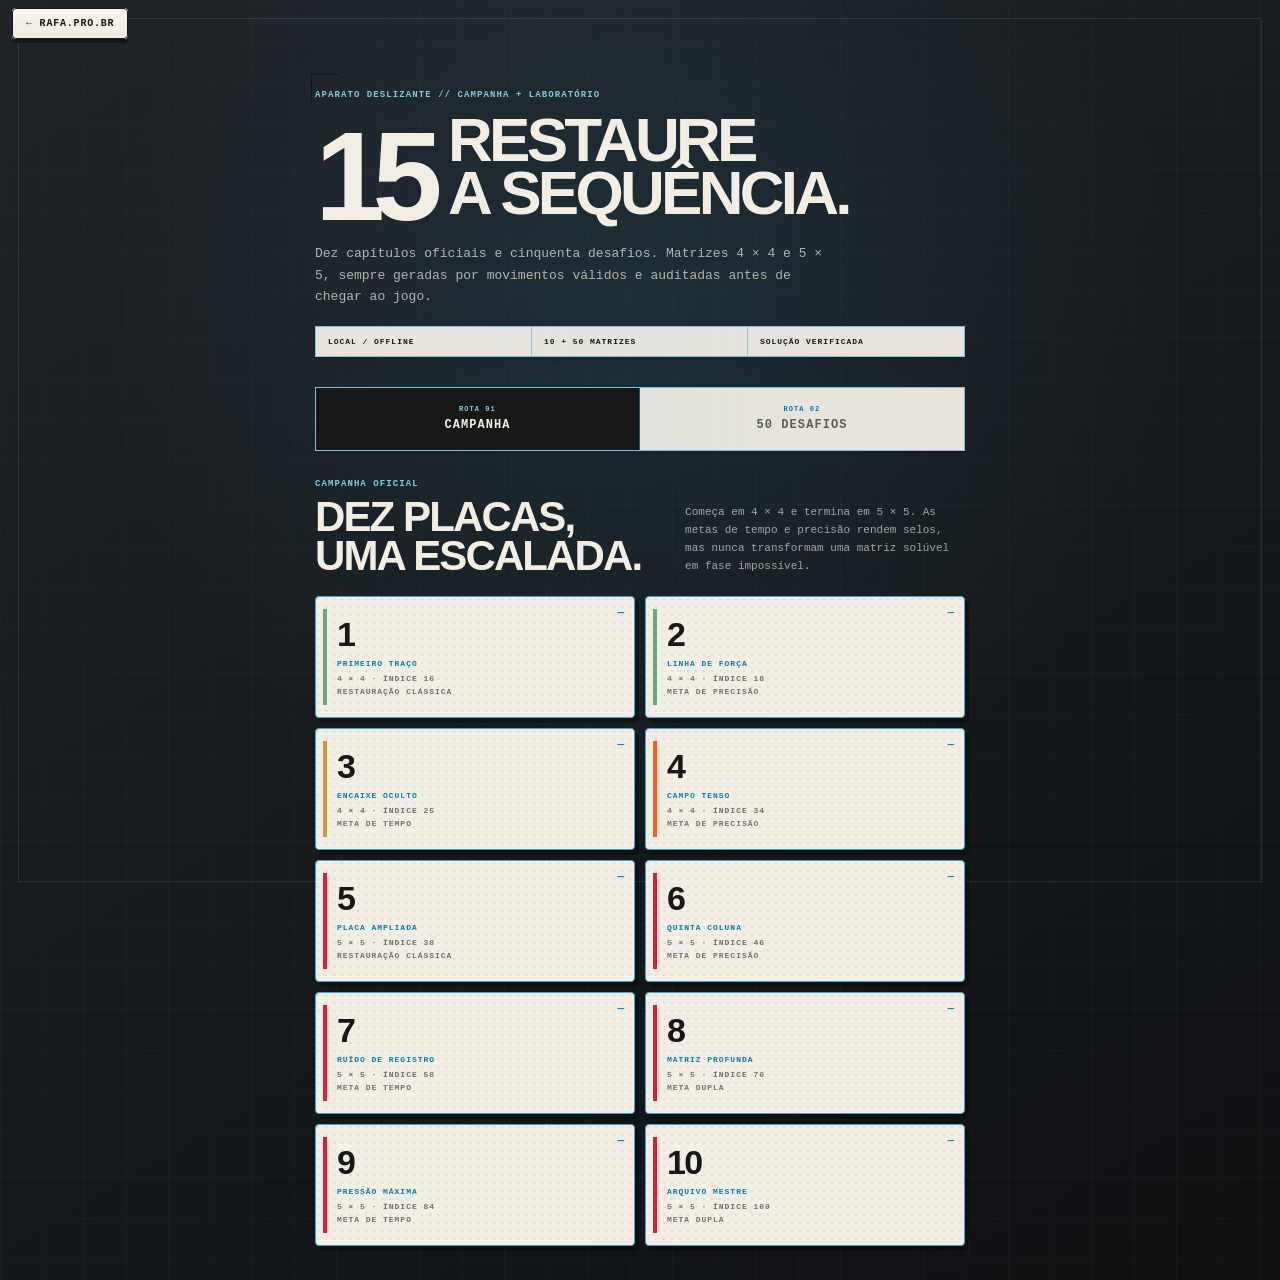
<file: index.html>
<!doctype html>
<html lang="pt-BR">
<head>
  <meta charset="utf-8">
  <meta name="viewport" content="width=device-width, initial-scale=1, viewport-fit=cover">
  <meta name="theme-color" content="#171a1d">
  <meta name="description" content="Dirlizanu: aparato editorial de quebra-cabeça com campanha e 50 desafios auditados.">
  <meta name="apple-mobile-web-app-capable" content="yes">
  <meta name="apple-mobile-web-app-status-bar-style" content="black-translucent">
  <meta name="apple-mobile-web-app-title" content="dirlizanu">
  <link rel="manifest" href="manifest.json">
  <link rel="apple-touch-icon" sizes="180x180" href="icon-terra.png">
  <link rel="stylesheet" href="design-system/rafamass-blueprint.css">
  <link rel="stylesheet" href="styles.css">
  <link rel="stylesheet" href="refinement.css">
  <link rel="stylesheet" href="responsive-center.css">
  <link rel="stylesheet" href="experience.css">
  <title>dirlizanu — Aparato deslizante</title>
  <script data-goatcounter="https://dirlizanu.goatcounter.com/count" async src="//gc.zgo.at/count.js"></script>
</head>
<body data-rm-blueprint>
  <a class="site-return rm-command" href="https://rafa.pro.br/" aria-label="Voltar para rafa.pro.br">← rafa.pro.br</a>

  <section id="screen-select" class="screen active" aria-hidden="false">
    <main class="select-shell">
      <header class="select-header">
        <span class="product-kicker">Aparato deslizante // campanha + laboratório</span>
        <div class="select-title-lockup">
          <span class="select-index" aria-hidden="true">15</span>
          <h1>Restaure<br>a sequência.</h1>
        </div>
        <p>Dez capítulos oficiais e cinquenta desafios. Matrizes 4 × 4 e 5 × 5, sempre geradas por movimentos válidos e auditadas antes de chegar ao jogo.</p>
        <div class="select-meta rm-meta-strip" aria-hidden="true">
          <span>LOCAL / OFFLINE</span>
          <span>10 + 50 MATRIZES</span>
          <span>SOLUÇÃO VERIFICADA</span>
        </div>
      </header>

      <nav class="mode-switch rm-meta-strip" aria-label="Modo de jogo">
        <button class="mode-button active" id="modeCampaign" type="button" aria-pressed="true">
          <small>ROTA 01</small>
          Campanha
        </button>
        <button class="mode-button" id="modeChallenges" type="button" aria-pressed="false">
          <small>ROTA 02</small>
          50 desafios
        </button>
      </nav>

      <section id="campaignPanel" class="mode-panel" aria-labelledby="modeCampaign">
        <div class="panel-heading">
          <div>
            <span class="product-kicker">Campanha oficial</span>
            <h2>Dez placas, uma escalada.</h2>
          </div>
          <p>Começa em 4 × 4 e termina em 5 × 5. As metas de tempo e precisão rendem selos, mas nunca transformam uma matriz solúvel em fase impossível.</p>
        </div>
        <div id="campaignGrid" class="campaign-grid" aria-label="Capítulos da campanha"></div>
      </section>

      <section id="challengesPanel" class="mode-panel" aria-labelledby="modeChallenges" hidden>
        <div class="panel-heading">
          <div>
            <span class="product-kicker">Laboratório de desafios</span>
            <h2>Cinquenta variações auditadas.</h2>
          </div>
          <p>Cinco séries de dez. Clássico, precisão, tempo e meta dupla alternam sem alterar a regra central do quebra-cabeça.</p>
        </div>
        <nav id="challengeSeries" class="series-switch" aria-label="Séries de desafios"></nav>
        <div id="challengeGrid" class="challenge-grid" aria-label="Desafios da série selecionada"></div>
      </section>
    </main>
  </section>

  <section id="screen-game" class="screen" aria-hidden="true">
    <main class="game-shell">
      <header class="game-topbar rm-meta-strip">
        <button class="button button-quiet rm-command" id="btnBack" type="button">← Seleção</button>

        <div class="game-identification">
          <strong id="gameLevel">Capítulo 1 de 10</strong>
          <span id="gameDifficulty" class="game-difficulty easy">4 × 4 · iniciação</span>
          <small id="gameMatrix">Matriz oficial</small>
        </div>

        <div class="game-stats" aria-label="Estatísticas">
          <div class="stat">
            <span id="statMoves">0</span>
            <small>Movimentos</small>
          </div>
          <div class="stat">
            <span id="statTime">0:00</span>
            <small>Tempo</small>
          </div>
        </div>
      </header>

      <section class="machine rm-surface" id="machine" aria-label="Aparato de jogo">
        <header class="machine-head">
          <div>
            <span class="machine-kicker" id="gameModeLabel">Campanha // capítulo oficial</span>
            <strong id="gameTitle">Primeiro traço</strong>
          </div>
          <div class="machine-register" aria-hidden="true">
            <span id="gameSeries">SÉRIE C-01</span><br>
            <span id="gameSize">ENCAIXES 16</span><br>
            <span id="gameState">ESTADO ATIVO</span>
          </div>
        </header>

        <div class="objective-strip rm-meta-strip">
          <span id="gameObjective">Objetivo: restaure a sequência.</span>
          <span id="gameProgress">Registro livre</span>
        </div>

        <div class="board-area" id="boardArea">
          <div class="board-shell" id="boardShell">
            <div class="board" id="board" role="grid" aria-label="Quebra-cabeça deslizante"></div>
            <div class="blueprint-intro" id="blueprintIntro" hidden aria-hidden="true"></div>
          </div>
        </div>

        <footer class="machine-foot" aria-hidden="true">
          <span>Arraste uma linha alinhada ao vazio.</span>
          <span>Precisão antes do impacto.</span>
        </footer>
      </section>

      <footer class="game-footer">
        <button class="button rm-command" id="btnRestart" type="button" data-command="CMD 01">Reiniciar</button>
        <button class="button rm-command" id="btnShuffle" type="button" data-command="CMD 02">Variação</button>
        <button class="button sound-toggle rm-command" id="soundToggle" type="button" aria-pressed="true" data-command="AUDIO">Som: ligado</button>
      </footer>

      <p class="game-hint">Clique, arraste a fileira ou use as setas. Metas rendem selos; concluir a matriz continua sendo a missão principal.</p>
      <div id="gameLive" class="sr-only" aria-live="polite"></div>
    </main>
  </section>

  <section id="screen-win" class="screen" aria-hidden="true">
    <div id="confettiLayer" class="confetti-layer" aria-hidden="true"></div>
    <main class="win-shell rm-dossier">
      <span class="product-kicker">Dossiê de conclusão // registro validado</span>
      <div class="win-heading">
        <div class="win-mark rm-key rm-key-signal" id="winMark" aria-hidden="true">15</div>
        <h2 id="winLevel">Sequência restaurada</h2>
      </div>

      <div class="win-stats rm-meta-strip">
        <div>
          <strong id="winMoves">0</strong>
          <span>Movimentos</span>
        </div>
        <div>
          <strong id="winTime">0:00</strong>
          <span>Tempo</span>
        </div>
      </div>

      <div class="win-seal" id="winSeal">
        <span id="winSealCode">SELO DE RESTAURAÇÃO</span>
        <strong id="winSealTitle">Registro concluído</strong>
        <p id="winObjective">A matriz respondeu.</p>
      </div>

      <p id="winRecord" class="win-record"></p>

      <div class="win-actions">
        <button class="button button-primary rm-command" id="btnNext" type="button">Próximo</button>
        <button class="button rm-command" id="btnReplay" type="button">Jogar novamente</button>
        <button class="button rm-command" id="btnMenu" type="button">Voltar à seleção</button>
      </div>

      <aside class="win-breakout" aria-hidden="true">
        <small>SEQUÊNCIA</small>
        <strong>OK</strong>
        <span>Todos os encaixes responderam.</span>
      </aside>
    </main>
  </section>

  <script src="audio-engine.js"></script>
  <script src="levels.js"></script>
  <script src="game.js"></script>
</body>
</html>
</file>
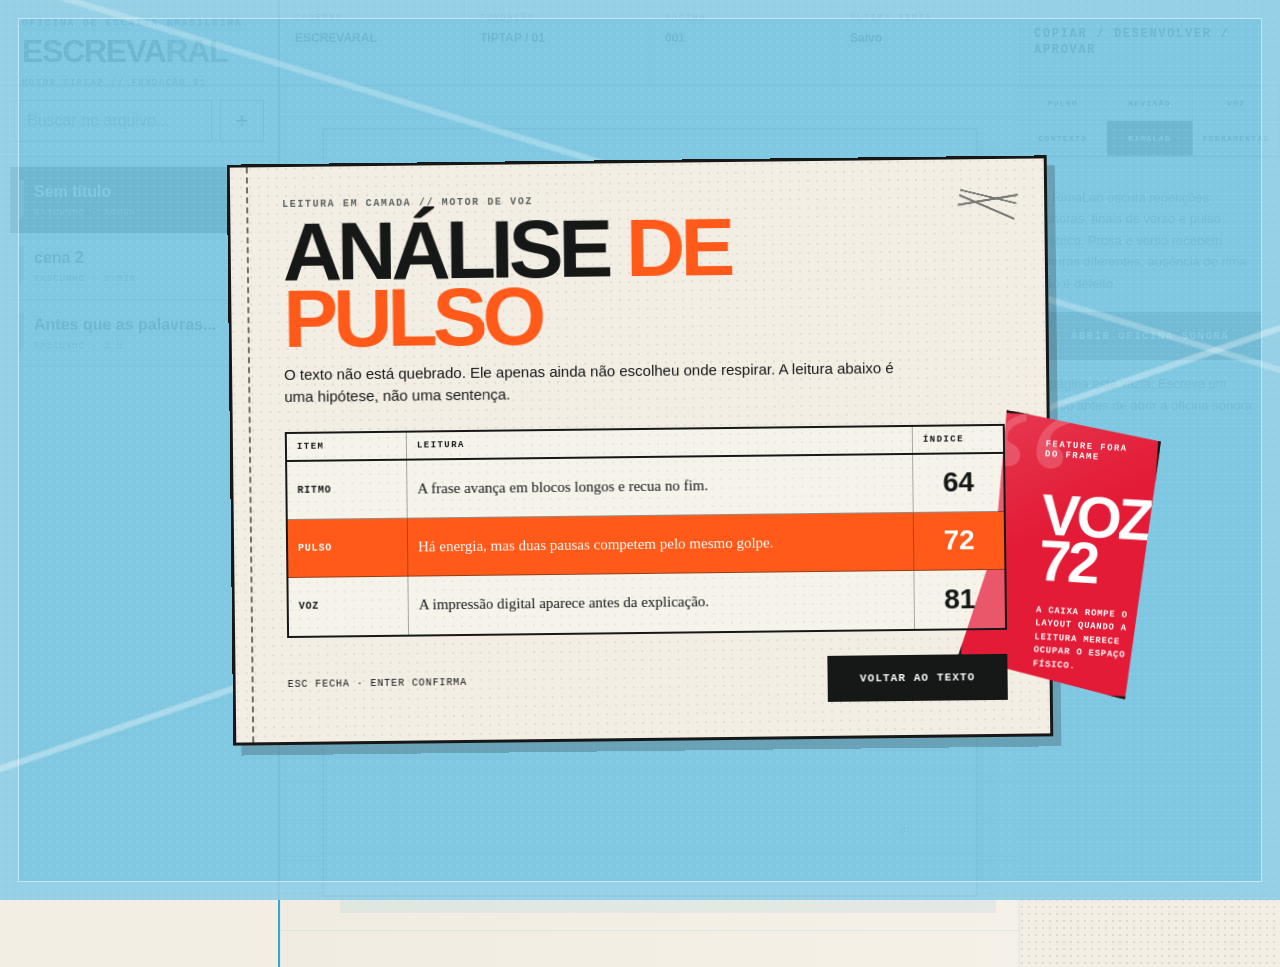
<file: escrevaral_tokon_blueprint_prototype.html>
<!doctype html>
<html lang="pt-BR">
<head>
  <meta charset="utf-8" />
  <meta name="viewport" content="width=device-width, initial-scale=1" />
  <title>Escrevaral — Blue Screen Prototype</title>
  <style>
    :root {
      --ink: #161817;
      --paper: #f3eee4;
      --paper-2: #e9e1d4;
      --cyan: #86c7df;
      --cyan-strong: #36a7d2;
      --cyan-pale: #d8f0f8;
      --orange: #ff5a19;
      --red: #e31b36;
      --line: rgba(22, 24, 23, .18);
      --grid: rgba(34, 132, 172, .16);
      --shadow: 8px 10px 0 rgba(22, 24, 23, .22);
    }

    * { box-sizing: border-box; }
    html, body { min-height: 100%; }

    body {
      margin: 0;
      color: var(--ink);
      background: #171a1d;
      font-family: Arial, Helvetica, sans-serif;
      overflow: hidden;
    }

    button, input, textarea { font: inherit; }
    button { color: inherit; }

    .app {
      position: relative;
      display: grid;
      grid-template-columns: 280px minmax(560px, 1fr) 260px;
      grid-template-rows: 86px minmax(0, 1fr);
      min-height: 100vh;
      background:
        linear-gradient(90deg, transparent 0 279px, var(--cyan-strong) 279px 281px, transparent 281px),
        linear-gradient(90deg, transparent calc(100% - 262px), var(--cyan-strong) calc(100% - 262px) calc(100% - 260px), transparent calc(100% - 260px)),
        var(--paper);
    }

    .brand {
      grid-column: 1;
      grid-row: 1;
      padding: 18px 22px;
      border-right: 2px solid var(--cyan-strong);
      border-bottom: 1px solid var(--cyan-strong);
      background: var(--paper);
    }

    .eyebrow,
    .micro,
    .tag,
    .tool-tab,
    .table-head,
    .modal-kicker {
      font-family: "Courier New", Courier, monospace;
      text-transform: uppercase;
      letter-spacing: .16em;
      font-weight: 700;
    }

    .eyebrow { font-size: 10px; color: #087da9; }
    .brand h1 {
      margin: 8px 0 0;
      font-size: 32px;
      line-height: .9;
      letter-spacing: -.04em;
    }
    .brand h1 span { color: var(--red); }
    .brand .micro { margin-top: 12px; font-size: 9px; opacity: .65; }

    .meta {
      grid-column: 2 / 4;
      grid-row: 1;
      display: grid;
      grid-template-columns: repeat(4, minmax(150px, 1fr)) 260px;
      border-bottom: 1px solid var(--cyan-strong);
      background: var(--paper);
    }

    .meta-cell {
      padding: 13px 15px;
      border-right: 1px solid rgba(54, 167, 210, .55);
    }
    .meta-cell .micro { font-size: 9px; color: #087da9; }
    .meta-cell strong { display: block; margin-top: 8px; font-size: 12px; }

    .meta-action {
      display: flex;
      align-items: center;
      justify-content: center;
      padding: 14px;
      font: 700 12px/1.3 "Courier New", monospace;
      text-transform: uppercase;
      letter-spacing: .14em;
      background:
        radial-gradient(circle at 2px 2px, rgba(22, 24, 23, .11) 1px, transparent 1.3px) 0 0/7px 7px,
        var(--paper);
    }

    .sidebar {
      grid-column: 1;
      grid-row: 2;
      border-right: 2px solid var(--cyan-strong);
      background: var(--paper);
      overflow: hidden;
    }

    .search-row {
      display: grid;
      grid-template-columns: 1fr 44px;
      gap: 8px;
      padding: 14px;
      border-bottom: 1px solid rgba(54, 167, 210, .45);
    }

    .search-row input,
    .search-row button {
      min-width: 0;
      height: 42px;
      border: 1px solid var(--cyan-strong);
      background: rgba(255,255,255,.35);
    }
    .search-row input { padding: 0 12px; }
    .search-row button { font-size: 22px; cursor: pointer; }

    .doc-list { padding: 10px; }
    .doc {
      position: relative;
      display: grid;
      grid-template-columns: 1fr auto;
      gap: 10px;
      padding: 16px 10px 15px 24px;
      border-bottom: 1px solid rgba(54, 167, 210, .5);
    }
    .doc::before {
      content: "";
      position: absolute;
      left: 9px;
      top: 13px;
      bottom: 13px;
      width: 5px;
      background: #65c5ee;
      clip-path: polygon(0 0, 100% 0, 100% 86%, 0 100%);
    }
    .doc.active {
      color: var(--paper);
      background: var(--ink);
      border-bottom: 0;
    }
    .doc.active::before { background: var(--orange); }
    .doc strong { display: block; font-size: 16px; }
    .doc small { display: block; margin-top: 7px; font: 9px "Courier New", monospace; letter-spacing: .11em; opacity: .65; text-transform: uppercase; }
    .doc-num { align-self: center; font: 700 13px "Courier New", monospace; color: #0788bd; }
    .doc.active .doc-num { color: var(--orange); }

    .workspace {
      grid-column: 2;
      grid-row: 2;
      position: relative;
      min-width: 0;
      overflow: auto;
      padding: 42px 42px 70px;
      background:
        repeating-linear-gradient(0deg, transparent 0 36px, rgba(54, 167, 210, .11) 36px 37px),
        linear-gradient(90deg, rgba(240, 236, 225, .94), rgba(245, 241, 232, .92));
    }

    .sheet {
      width: min(760px, 100%);
      min-height: 680px;
      margin: 0 auto;
      border: 2px solid #55b6df;
      background:
        linear-gradient(90deg, transparent 70px, rgba(72, 177, 220, .25) 70px 72px, transparent 72px),
        repeating-linear-gradient(0deg, transparent 0 41px, rgba(72, 177, 220, .23) 41px 42px),
        rgba(249, 246, 238, .9);
      box-shadow: 18px 16px 0 rgba(57, 156, 198, .09);
      padding: 50px 70px 60px 90px;
    }

    .sheet-top {
      text-align: right;
      color: #0b88bd;
      font: 700 10px "Courier New", monospace;
      text-transform: uppercase;
      letter-spacing: .14em;
    }

    .sheet h2 {
      margin: 26px 0 16px;
      font-family: Georgia, "Times New Roman", serif;
      font-size: clamp(36px, 5vw, 58px);
      line-height: .9;
      color: rgba(22,24,23,.19);
      text-transform: uppercase;
    }

    .rule { height: 5px; background: var(--ink); margin-bottom: 14px; }
    .status-row {
      display: flex;
      align-items: center;
      justify-content: space-between;
      gap: 12px;
      padding-bottom: 16px;
      border-bottom: 1px solid rgba(22,24,23,.25);
    }
    .status-left { display: flex; align-items: center; gap: 10px; }
    .flag {
      width: 40px;
      height: 10px;
      background: var(--red);
      clip-path: polygon(0 0, 100% 0, 78% 100%, 10% 100%);
    }
    .tag { font-size: 9px; opacity: .7; }
    .tag.blue { color: #0582b6; opacity: 1; }

    .toolbar {
      display: flex;
      flex-wrap: wrap;
      gap: 5px;
      padding: 10px 0;
      border-bottom: 1px solid rgba(22,24,23,.25);
    }
    .toolbar button {
      min-width: 34px;
      height: 34px;
      padding: 0 10px;
      border: 1px solid var(--ink);
      background: rgba(243, 238, 228, .9);
      font: 700 11px "Courier New", monospace;
      cursor: pointer;
    }

    textarea {
      display: block;
      width: 100%;
      min-height: 410px;
      resize: vertical;
      padding: 22px 0;
      border: 0;
      outline: 0;
      color: var(--ink);
      background: transparent;
      font: 20px/1.9 "Courier New", monospace;
    }
    textarea::placeholder { color: rgba(22,24,23,.24); }

    .tools {
      grid-column: 3;
      grid-row: 2;
      border-left: 0;
      background:
        radial-gradient(circle at 2px 2px, rgba(22, 24, 23, .10) 1px, transparent 1.2px) 0 0/7px 7px,
        var(--paper);
      overflow: hidden;
    }

    .tool-tabs {
      display: grid;
      grid-template-columns: repeat(3, 1fr);
      border-bottom: 1px solid var(--cyan-strong);
    }
    .tool-tab {
      min-height: 35px;
      border: 0;
      border-right: 1px solid rgba(54, 167, 210, .45);
      border-bottom: 1px solid rgba(54, 167, 210, .45);
      background: transparent;
      font-size: 8px;
      cursor: pointer;
    }
    .tool-tab.active { color: var(--paper); background: var(--ink); }

    .tool-copy { padding: 30px 18px; font-size: 13px; line-height: 1.65; color: rgba(22,24,23,.66); }
    .analyze-button {
      width: 100%;
      margin-top: 18px;
      min-height: 48px;
      border: 0;
      color: white;
      background: var(--red);
      font: 700 11px "Courier New", monospace;
      text-transform: uppercase;
      letter-spacing: .12em;
      cursor: pointer;
    }

    .screen-wash {
      position: fixed;
      inset: 0;
      z-index: 20;
      display: grid;
      place-items: center;
      padding: 52px;
      background:
        linear-gradient(161deg, transparent 0 57%, rgba(255,255,255,.32) 57.2% 57.5%, transparent 57.7%),
        linear-gradient(17deg, transparent 0 71%, rgba(255,255,255,.26) 71.2% 71.5%, transparent 71.7%),
        rgba(118, 197, 226, .91);
      backdrop-filter: grayscale(1) contrast(.8) brightness(1.05);
      transition: opacity .18s ease, visibility .18s ease;
    }
    .screen-wash[hidden] { opacity: 0; visibility: hidden; pointer-events: none; display: grid; }

    .screen-wash::before,
    .screen-wash::after {
      content: "";
      position: absolute;
      inset: 0;
      pointer-events: none;
    }
    .screen-wash::before {
      background:
        radial-gradient(circle at 2px 2px, rgba(255,255,255,.28) 1px, transparent 1.2px) 0 0/8px 8px;
      mix-blend-mode: overlay;
      opacity: .36;
    }
    .screen-wash::after {
      border: 18px solid rgba(255,255,255,.17);
      box-shadow: inset 0 0 0 1px rgba(255,255,255,.52);
    }

    .analysis-modal {
      position: relative;
      width: min(820px, 84vw);
      min-height: 430px;
      padding: 32px 42px 34px 52px;
      border: 3px solid var(--ink);
      background:
        radial-gradient(circle at 2px 2px, rgba(22,24,23,.08) 1px, transparent 1.2px) 0 0/9px 9px,
        var(--paper);
      box-shadow: var(--shadow);
      transform: rotate(-.65deg);
      isolation: isolate;
      animation: slam .34s cubic-bezier(.2,.8,.2,1) both;
    }

    .analysis-modal::before {
      content: "";
      position: absolute;
      left: 16px;
      top: 0;
      bottom: 0;
      border-left: 2px dashed rgba(22,24,23,.6);
    }

    .modal-kicker { font-size: 10px; color: #5c625f; }
    .analysis-modal h3 {
      margin: 8px 0 2px;
      font-size: clamp(44px, 8vw, 82px);
      line-height: .82;
      letter-spacing: -.06em;
      text-transform: uppercase;
    }
    .analysis-modal h3 span { color: var(--orange); }
    .modal-sub {
      margin: 12px 0 24px;
      font-size: 15px;
      line-height: 1.45;
      max-width: 620px;
    }

    .analysis-table {
      border: 2px solid var(--ink);
      background: rgba(255,255,255,.26);
    }
    .table-head {
      display: grid;
      grid-template-columns: 120px 1fr 90px;
      border-bottom: 2px solid var(--ink);
      font-size: 9px;
    }
    .table-head div,
    .analysis-row > div { padding: 8px 10px; border-right: 1px solid rgba(22,24,23,.35); }
    .table-head div:last-child,
    .analysis-row > div:last-child { border-right: 0; }

    .analysis-row {
      display: grid;
      grid-template-columns: 120px 1fr 90px;
      align-items: stretch;
      min-height: 58px;
      border-bottom: 1px solid rgba(22,24,23,.45);
    }
    .analysis-row:last-child { border-bottom: 0; }
    .analysis-row .label {
      display: flex;
      align-items: center;
      font: 700 10px "Courier New", monospace;
      text-transform: uppercase;
      letter-spacing: .08em;
    }
    .analysis-row .reading {
      display: flex;
      align-items: center;
      font: 15px/1.3 Georgia, serif;
    }
    .analysis-row .value {
      display: flex;
      align-items: center;
      justify-content: center;
      font: 700 28px "Arial Narrow", Arial, sans-serif;
    }
    .analysis-row.active {
      color: white;
      background: var(--orange);
    }

    .modal-actions {
      display: flex;
      align-items: center;
      justify-content: space-between;
      gap: 12px;
      margin-top: 24px;
    }
    .modal-actions small { font: 10px "Courier New", monospace; text-transform: uppercase; letter-spacing: .09em; }
    .confirm {
      min-width: 180px;
      min-height: 46px;
      border: 2px solid var(--ink);
      background: var(--ink);
      color: white;
      font: 700 11px "Courier New", monospace;
      text-transform: uppercase;
      letter-spacing: .1em;
      cursor: pointer;
    }

    .breakout {
      position: absolute;
      right: -106px;
      bottom: 38px;
      z-index: -1;
      width: 190px;
      min-height: 250px;
      padding: 24px 18px 20px 72px;
      color: white;
      background:
        linear-gradient(150deg, rgba(255,255,255,.14), transparent 42%),
        var(--red);
      border: 3px solid var(--ink);
      clip-path: polygon(18% 0, 100% 8%, 89% 100%, 0 88%, 16% 48%);
      transform: rotate(4deg);
      box-shadow: 7px 9px 0 rgba(22,24,23,.23);
      overflow: hidden;
    }
    .breakout::before {
      content: "“";
      position: absolute;
      left: 10px;
      top: -16px;
      font: 210px/.8 Georgia, serif;
      color: rgba(255,255,255,.18);
    }
    .breakout .micro { position: relative; font-size: 9px; }
    .breakout strong {
      position: relative;
      display: block;
      margin-top: 32px;
      font: 900 58px/.8 "Arial Narrow", Arial, sans-serif;
      letter-spacing: -.06em;
    }
    .breakout p {
      position: relative;
      margin: 20px 0 0;
      font: 700 9px/1.5 "Courier New", monospace;
      text-transform: uppercase;
      letter-spacing: .08em;
    }

    .scribble {
      position: absolute;
      right: 28px;
      top: 26px;
      width: 58px;
      height: 38px;
      opacity: .55;
      background:
        linear-gradient(15deg, transparent 42%, var(--ink) 43% 46%, transparent 47%),
        linear-gradient(-18deg, transparent 55%, var(--ink) 56% 59%, transparent 60%),
        linear-gradient(5deg, transparent 65%, var(--ink) 66% 69%, transparent 70%);
      transform: rotate(9deg);
    }

    @keyframes slam {
      from { opacity: 0; transform: scale(.88) rotate(-2.4deg) translateY(18px); }
      72% { opacity: 1; transform: scale(1.02) rotate(-.35deg) translateY(-3px); }
      to { transform: scale(1) rotate(-.65deg) translateY(0); }
    }

    @media (max-width: 1080px) {
      body { overflow: auto; }
      .app { grid-template-columns: 220px 1fr; grid-template-rows: 86px minmax(700px, auto); }
      .meta { grid-column: 2; grid-template-columns: repeat(4, 1fr); }
      .meta-action { display: none; }
      .tools { display: none; }
      .workspace { grid-column: 2; }
      .breakout { right: -40px; opacity: .9; }
    }

    @media (max-width: 760px) {
      .app { display: block; min-height: 100vh; }
      .brand { border-right: 0; }
      .meta, .sidebar, .tools { display: none; }
      .workspace { min-height: calc(100vh - 86px); padding: 18px 12px 80px; overflow: visible; }
      .sheet { min-height: 700px; padding: 34px 24px 40px 56px; }
      .screen-wash { padding: 22px 12px; overflow: auto; align-items: start; }
      .analysis-modal { width: 100%; min-height: auto; padding: 28px 22px 28px 34px; transform: none; }
      .analysis-modal h3 { font-size: 50px; }
      .table-head, .analysis-row { grid-template-columns: 88px 1fr 58px; }
      .table-head div, .analysis-row > div { padding: 8px 6px; }
      .analysis-row .reading { font-size: 12px; }
      .analysis-row .value { font-size: 22px; }
      .breakout { position: relative; right: auto; bottom: auto; z-index: 0; width: calc(100% + 28px); min-height: 104px; margin: 20px -14px -14px; padding: 18px 24px 18px 84px; clip-path: polygon(4% 0, 100% 8%, 96% 100%, 0 90%); }
      .breakout strong { margin-top: 4px; font-size: 42px; }
      .breakout p { margin-top: 8px; }
      .modal-actions { align-items: stretch; flex-direction: column; }
      .confirm { width: 100%; }
    }

    @media (prefers-reduced-motion: reduce) {
      *, *::before, *::after { animation-duration: .01ms !important; animation-iteration-count: 1 !important; scroll-behavior: auto !important; }
    }
  </style>
</head>
<body>
  <main class="app" aria-label="Protótipo Escrevaral">
    <header class="brand">
      <div class="eyebrow">Oficina de escrita brasileira</div>
      <h1>ESCREVA<span>RAL</span></h1>
      <div class="micro">Motor Tiptap // Fundação 01</div>
    </header>

    <section class="meta" aria-label="Metadados do caderno">
      <div class="meta-cell"><div class="micro">Caderno</div><strong>ESCREVARAL</strong></div>
      <div class="meta-cell"><div class="micro">Fundação</div><strong>TIPTAP / 01</strong></div>
      <div class="meta-cell"><div class="micro">Página</div><strong>001</strong></div>
      <div class="meta-cell"><div class="micro">Última tinta</div><strong>Salvo</strong></div>
      <div class="meta-action">Copiar / desenvolver / aprovar</div>
    </section>

    <aside class="sidebar" aria-label="Arquivo">
      <div class="search-row"><input aria-label="Buscar no arquivo" placeholder="Buscar no arquivo..." /><button aria-label="Criar página">+</button></div>
      <div class="doc-list">
        <article class="doc active"><div><strong>Sem título</strong><small>Rascunho · agora</small></div><div class="doc-num">01</div></article>
        <article class="doc"><div><strong>cena 2</strong><small>Rascunho · 8 min</small></div><div class="doc-num">02</div></article>
        <article class="doc"><div><strong>Antes que as palavras...</strong><small>Rascunho · 2 h</small></div><div class="doc-num">03</div></article>
      </div>
    </aside>

    <section class="workspace">
      <article class="sheet">
        <div class="sheet-top">Área de escrita</div>
        <h2>Sem título</h2>
        <div class="rule"></div>
        <div class="status-row">
          <div class="status-left"><span class="flag"></span><span class="tag">Rascunho</span></div>
          <span class="tag blue">pt-br / local / estruturado</span>
        </div>
        <div class="toolbar" aria-label="Barra de formatação">
          <button>↶</button><button>↷</button><button>T1</button><button>T2</button><button>T3</button><button>Citação</button><button>N</button><button><em>I</em></button><button><u>S</u></button><button>• Lista</button><button>1. Lista</button>
        </div>
        <textarea aria-label="Área de escrita" placeholder="A página espera. Ataque primeiro. Escreva em português brasileiro."></textarea>
      </article>
    </section>

    <aside class="tools" aria-label="Ferramentas">
      <div class="tool-tabs">
        <button class="tool-tab">Pulso</button><button class="tool-tab">Revisão</button><button class="tool-tab">Voz</button>
        <button class="tool-tab">Contexto</button><button class="tool-tab active">RimaLab</button><button class="tool-tab">Ferramentas</button>
      </div>
      <div class="tool-copy">
        O RimaLab escuta repetições sonoras, finais de verso e pulso métrico. Prosa e verso recebem leituras diferentes; ausência de rima não é defeito.
        <button class="analyze-button" data-open-analysis>Abrir oficina sonora</button>
        <p>A página está vazia. Escreva um pouco antes de abrir a oficina sonora.</p>
      </div>
    </aside>
  </main>

  <section class="screen-wash" id="analysisOverlay" role="dialog" aria-modal="true" aria-labelledby="analysisTitle">
    <article class="analysis-modal">
      <span class="scribble" aria-hidden="true"></span>
      <div class="modal-kicker">Leitura em camada // Motor de voz</div>
      <h3 id="analysisTitle">ANÁLISE <span>DE PULSO</span></h3>
      <p class="modal-sub">O texto não está quebrado. Ele apenas ainda não escolheu onde respirar. A leitura abaixo é uma hipótese, não uma sentença.</p>

      <div class="analysis-table" aria-label="Resultados da análise">
        <div class="table-head"><div>Item</div><div>Leitura</div><div>Índice</div></div>
        <div class="analysis-row"><div class="label">Ritmo</div><div class="reading">A frase avança em blocos longos e recua no fim.</div><div class="value">64</div></div>
        <div class="analysis-row active"><div class="label">Pulso</div><div class="reading">Há energia, mas duas pausas competem pelo mesmo golpe.</div><div class="value">72</div></div>
        <div class="analysis-row"><div class="label">Voz</div><div class="reading">A impressão digital aparece antes da explicação.</div><div class="value">81</div></div>
      </div>

      <div class="modal-actions">
        <small>Esc fecha · Enter confirma</small>
        <button class="confirm" data-close-analysis>Voltar ao texto</button>
      </div>

      <aside class="breakout" aria-label="Recurso em destaque">
        <div class="micro">Feature fora do frame</div>
        <strong>VOZ<br>72</strong>
        <p>A caixa rompe o layout quando a leitura merece ocupar o espaço físico.</p>
      </aside>
    </article>
  </section>

  <script>
    const overlay = document.getElementById('analysisOverlay');
    const openers = document.querySelectorAll('[data-open-analysis]');
    const closers = document.querySelectorAll('[data-close-analysis]');

    function openAnalysis() {
      overlay.hidden = false;
      requestAnimationFrame(() => overlay.querySelector('.confirm').focus());
    }

    function closeAnalysis() {
      overlay.hidden = true;
      openers[0]?.focus();
    }

    openers.forEach(button => button.addEventListener('click', openAnalysis));
    closers.forEach(button => button.addEventListener('click', closeAnalysis));

    overlay.addEventListener('click', event => {
      if (event.target === overlay) closeAnalysis();
    });

    document.addEventListener('keydown', event => {
      if (event.key === 'Escape' && !overlay.hidden) closeAnalysis();
      if (event.key === 'Enter' && !overlay.hidden && document.activeElement.tagName !== 'TEXTAREA') closeAnalysis();
    });
  </script>
</body>
</html>
</file>
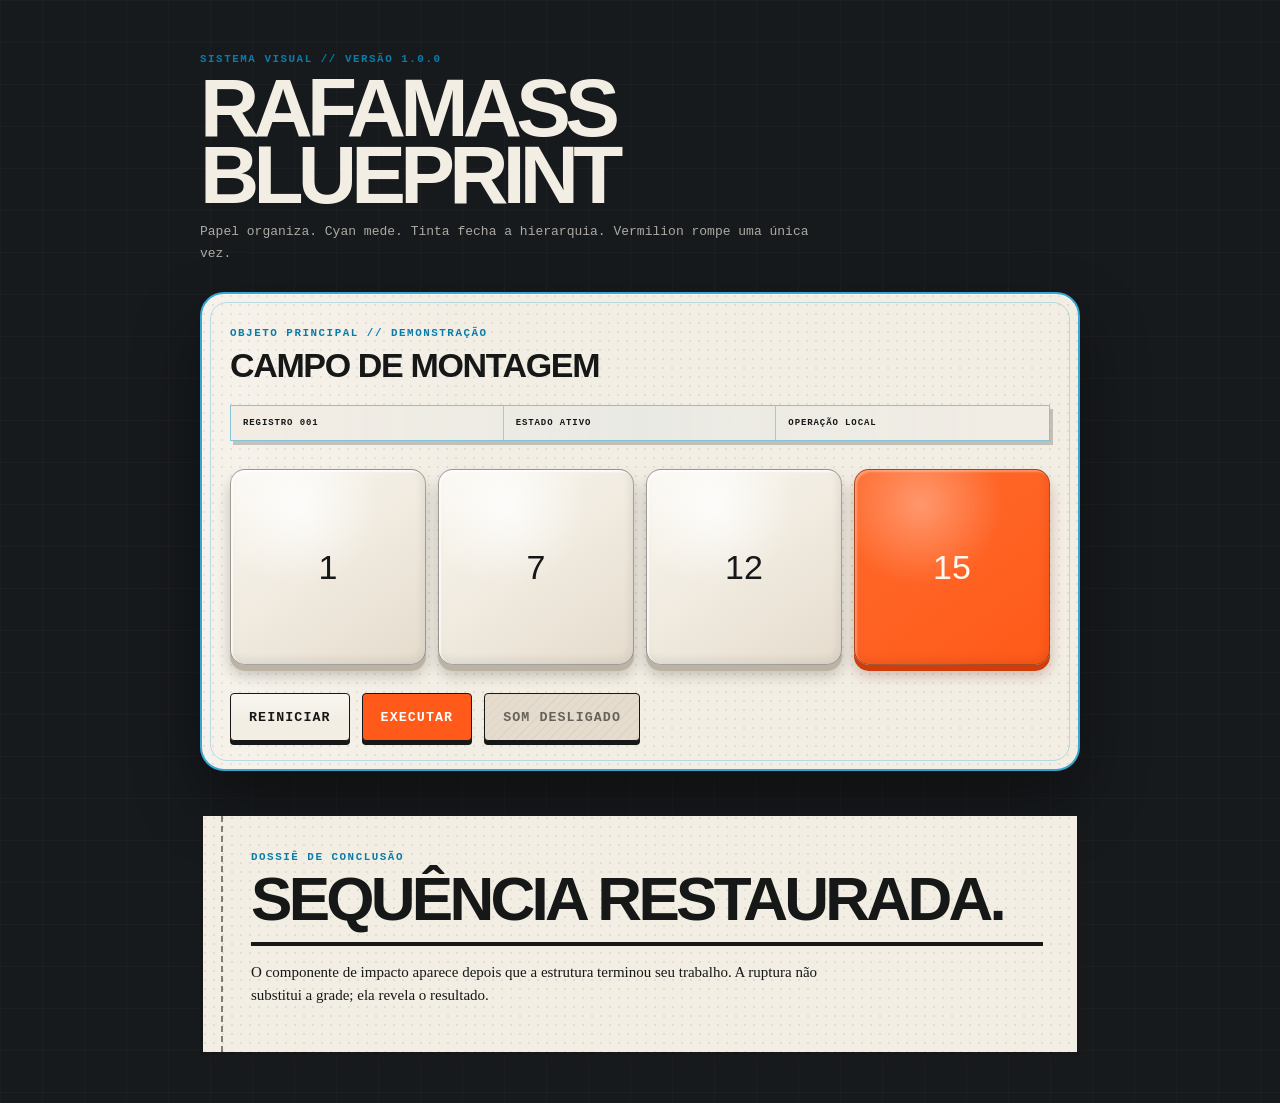
<file: design-system/rafamass-blueprint-demo.html>
<!doctype html>
<html lang="pt-BR">
<head>
  <meta charset="utf-8">
  <meta name="viewport" content="width=device-width, initial-scale=1">
  <title>RafaMass Blueprint System — Demonstração</title>
  <link rel="stylesheet" href="rafamass-blueprint.css">
  <style>
    html { min-height: 100%; background: #171a1d; }
    body {
      min-height: 100%;
      margin: 0;
      padding: 48px 18px;
      background:
        linear-gradient(90deg, rgba(255,255,255,.018) 1px, transparent 1px) 0 0 / 42px 42px,
        linear-gradient(rgba(255,255,255,.018) 1px, transparent 1px) 0 0 / 42px 42px,
        #171a1d;
    }
    .demo { width: min(100%, 880px); margin: 0 auto; }
    .hero { color: var(--rm-paper); margin-bottom: 28px; }
    .hero h1 { margin: 8px 0 12px; font-size: clamp(42px, 9vw, 82px); line-height: .82; letter-spacing: -.07em; text-transform: uppercase; }
    .hero p { max-width: 620px; color: rgba(243,238,228,.68); font: 13px/1.65 var(--rm-font-technical); }
    .surface { padding: 28px; }
    .surface h2 { margin: 6px 0 20px; font-size: 34px; letter-spacing: -.04em; text-transform: uppercase; }
    .meta { display: grid; grid-template-columns: repeat(3, 1fr); margin-bottom: 28px; }
    .meta span { padding: 12px; border-right: 1px solid rgba(54,167,210,.45); font: 700 9px var(--rm-font-technical); letter-spacing: .1em; text-transform: uppercase; }
    .meta span:last-child { border-right: 0; }
    .keys { display: grid; grid-template-columns: repeat(4, minmax(70px, 1fr)); gap: 12px; margin-bottom: 28px; }
    .key { aspect-ratio: 1; font-size: 34px; }
    .commands { display: flex; flex-wrap: wrap; gap: 12px; }
    .commands button { min-height: 48px; padding: 10px 18px; cursor: pointer; }
    .dossier { margin-top: 42px; padding: 30px 34px 30px 48px; }
    .dossier h2 { margin: 8px 0 16px; font-size: clamp(34px, 7vw, 62px); line-height: .86; letter-spacing: -.06em; text-transform: uppercase; }
    .dossier p { max-width: 620px; font: 15px/1.55 var(--rm-font-editorial); }
    @media (max-width: 560px) {
      body { padding: 32px 12px; }
      .surface { padding: 22px 16px; }
      .meta { grid-template-columns: 1fr; }
      .meta span { border-right: 0; border-bottom: 1px solid rgba(54,167,210,.35); }
      .keys { grid-template-columns: repeat(2, 1fr); }
      .dossier { padding: 26px 20px 26px 36px; }
    }
  </style>
</head>
<body data-rm-blueprint>
  <main class="demo">
    <header class="hero">
      <span class="rm-kicker">Sistema visual // versão 1.0.0</span>
      <h1>RafaMass<br>Blueprint</h1>
      <p>Papel organiza. Cyan mede. Tinta fecha a hierarquia. Vermilion rompe uma única vez.</p>
    </header>

    <section class="rm-surface surface">
      <span class="rm-kicker">Objeto principal // demonstração</span>
      <h2>Campo de montagem</h2>

      <div class="rm-meta-strip meta">
        <span>Registro 001</span>
        <span>Estado ativo</span>
        <span>Operação local</span>
      </div>

      <div class="keys" aria-label="Exemplos de teclas">
        <div class="rm-key key">1</div>
        <div class="rm-key key">7</div>
        <div class="rm-key key">12</div>
        <div class="rm-key rm-key-signal key">15</div>
      </div>

      <div class="commands">
        <button class="rm-command" type="button">Reiniciar</button>
        <button class="rm-command rm-signal" type="button">Executar</button>
        <button class="rm-command" type="button" aria-pressed="false">Som desligado</button>
      </div>
    </section>

    <section class="rm-dossier dossier">
      <span class="rm-kicker">Dossiê de conclusão</span>
      <h2>Sequência restaurada.</h2>
      <hr class="rm-rule">
      <p>O componente de impacto aparece depois que a estrutura terminou seu trabalho. A ruptura não substitui a grade; ela revela o resultado.</p>
    </section>
  </main>
</body>
</html>
</file>
<file: design-system/rafamass-blueprint.css>
/*
 * RafaMass Blueprint System
 * Version 1.0.0
 * MIT License
 *
 * Apply data-rm-blueprint to a containing element, then use the rm-* classes.
 * No external fonts, images, JavaScript or global reset are required.
 */

[data-rm-blueprint] {
  --rm-stage: #171a1d;
  --rm-stage-deep: #0f1113;
  --rm-paper: #f3eee4;
  --rm-paper-high: #fbf8f1;
  --rm-paper-deep: #e5dccd;
  --rm-ink: #161817;
  --rm-ink-soft: rgba(22, 24, 23, .66);
  --rm-cyan: #86c7df;
  --rm-cyan-strong: #36a7d2;
  --rm-cyan-pale: #d8f0f8;
  --rm-cyan-grid: rgba(34, 132, 172, .15);
  --rm-vermilion: #ff5a19;
  --rm-vermilion-deep: #cf3d0a;
  --rm-red: #e31b36;
  --rm-line-soft: rgba(22, 24, 23, .18);
  --rm-line-mid: rgba(22, 24, 23, .42);
  --rm-line-hard: #161817;
  --rm-shadow-sm: 3px 4px 0 rgba(22, 24, 23, .22);
  --rm-shadow-md: 7px 9px 0 rgba(22, 24, 23, .24);
  --rm-shadow-stage: 0 30px 65px rgba(0, 0, 0, .42);
  --rm-radius-object: clamp(14px, 4.2vw, 24px);
  --rm-radius-key: clamp(8px, 2.6vw, 15px);
  --rm-radius-control: 4px;
  --rm-font-display: Arial, Helvetica, sans-serif;
  --rm-font-editorial: Georgia, "Times New Roman", serif;
  --rm-font-technical: "Courier New", Courier, monospace;
  --rm-motion-fast: 90ms;
  --rm-motion-slide: 190ms;
  --rm-motion-reveal: 340ms;
  --rm-impact-ease: cubic-bezier(.2, .8, .2, 1);
  color: var(--rm-ink);
  font-family: var(--rm-font-display);
}

[data-rm-blueprint],
[data-rm-blueprint] *,
[data-rm-blueprint] *::before,
[data-rm-blueprint] *::after {
  box-sizing: border-box;
}

[data-rm-blueprint] :focus-visible {
  outline: 3px solid var(--rm-cyan-pale);
  outline-offset: 3px;
}

[data-rm-blueprint] .rm-surface {
  position: relative;
  color: var(--rm-ink);
  border: 2px solid var(--rm-cyan-strong);
  border-radius: var(--rm-radius-object);
  background:
    radial-gradient(circle at 2px 2px, rgba(22, 24, 23, .075) 1px, transparent 1.2px) 0 0 / 9px 9px,
    linear-gradient(90deg, rgba(255,255,255,.27), transparent 32%),
    var(--rm-paper);
  box-shadow:
    var(--rm-shadow-md),
    var(--rm-shadow-stage),
    inset 0 1px rgba(255,255,255,.75);
}

[data-rm-blueprint] .rm-surface::before {
  content: "";
  position: absolute;
  inset: 8px;
  border: 1px solid rgba(54, 167, 210, .32);
  border-radius: calc(var(--rm-radius-object) - 7px);
  pointer-events: none;
}

[data-rm-blueprint] .rm-meta-strip {
  border: 1px solid rgba(54, 167, 210, .58);
  background:
    linear-gradient(90deg, transparent, rgba(134, 199, 223, .08), transparent),
    rgba(243, 238, 228, .96);
  box-shadow: var(--rm-shadow-sm);
}

[data-rm-blueprint] .rm-command {
  position: relative;
  border: 1px solid var(--rm-ink);
  border-radius: var(--rm-radius-control);
  color: var(--rm-ink);
  background:
    linear-gradient(180deg, rgba(255,255,255,.5), transparent 55%),
    var(--rm-paper);
  box-shadow: 0 4px 0 var(--rm-ink);
  font-family: var(--rm-font-technical);
  font-weight: 700;
  letter-spacing: .08em;
  text-transform: uppercase;
  transition:
    transform var(--rm-motion-fast) ease,
    box-shadow var(--rm-motion-fast) ease,
    background var(--rm-motion-fast) ease;
}

[data-rm-blueprint] .rm-command:hover {
  background:
    linear-gradient(180deg, rgba(255,255,255,.65), transparent 55%),
    var(--rm-paper-high);
}

[data-rm-blueprint] .rm-command:active {
  transform: translateY(3px);
  box-shadow: 0 1px 0 var(--rm-ink);
}

[data-rm-blueprint] .rm-command[aria-pressed="false"] {
  color: rgba(22, 24, 23, .62);
  background:
    repeating-linear-gradient(135deg, transparent 0 5px, rgba(22,24,23,.045) 5px 6px),
    var(--rm-paper-deep);
}

[data-rm-blueprint] .rm-key {
  display: grid;
  place-items: center;
  border: 1px solid rgba(22, 24, 23, .38);
  border-radius: var(--rm-radius-key);
  color: var(--rm-ink);
  background:
    radial-gradient(circle at 34% 18%, rgba(255,255,255,.82), transparent 40%),
    linear-gradient(145deg, var(--rm-paper-high), var(--rm-paper-deep));
  box-shadow:
    inset 2px 2px 2px rgba(255,255,255,.82),
    inset -2px -4px 8px rgba(22,24,23,.08),
    0 6px 0 #bcb3a5,
    0 10px 14px rgba(22,24,23,.23);
}

[data-rm-blueprint] .rm-key-signal {
  color: #fff8f1;
  background:
    radial-gradient(circle at 34% 18%, rgba(255,255,255,.32), transparent 40%),
    linear-gradient(145deg, #ff6a2c, var(--rm-vermilion));
  box-shadow:
    inset 2px 2px 2px rgba(255,255,255,.32),
    inset -2px -4px 8px rgba(92,20,0,.11),
    0 6px 0 var(--rm-vermilion-deep),
    0 10px 14px rgba(92,20,0,.26);
}

[data-rm-blueprint] .rm-dossier {
  position: relative;
  border: 3px solid var(--rm-ink);
  color: var(--rm-ink);
  background:
    radial-gradient(circle at 2px 2px, rgba(22,24,23,.075) 1px, transparent 1.2px) 0 0 / 9px 9px,
    var(--rm-paper);
  box-shadow: var(--rm-shadow-md);
}

[data-rm-blueprint] .rm-dossier::before {
  content: "";
  position: absolute;
  top: 0;
  bottom: 0;
  left: 18px;
  border-left: 2px dashed rgba(22, 24, 23, .52);
  pointer-events: none;
}

[data-rm-blueprint] .rm-blueprint-grid {
  background:
    repeating-linear-gradient(0deg, transparent 0 35px, rgba(54,167,210,.13) 35px 36px),
    repeating-linear-gradient(90deg, transparent 0 35px, rgba(54,167,210,.11) 35px 36px),
    var(--rm-paper);
}

[data-rm-blueprint] .rm-kicker {
  color: #087da9;
  font-family: var(--rm-font-technical);
  font-size: .68rem;
  font-weight: 700;
  letter-spacing: .14em;
  text-transform: uppercase;
}

[data-rm-blueprint] .rm-rule {
  height: 4px;
  border: 0;
  background: var(--rm-ink);
}

[data-rm-blueprint] .rm-signal {
  color: #fff;
  background: var(--rm-vermilion);
}

@media (prefers-reduced-motion: reduce) {
  [data-rm-blueprint] *,
  [data-rm-blueprint] *::before,
  [data-rm-blueprint] *::after {
    scroll-behavior: auto !important;
    transition-duration: .01ms !important;
    animation-duration: .01ms !important;
    animation-iteration-count: 1 !important;
  }
}
</file>
<file: styles.css>
html{min-height:100%;background:#171a1d}body{min-height:100%;margin:0;color:var(--rm-paper);background:linear-gradient(90deg,rgba(255,255,255,.018) 1px,transparent 1px) 0 0/42px 42px,linear-gradient(rgba(255,255,255,.018) 1px,transparent 1px) 0 0/42px 42px,radial-gradient(circle at 50% 24%,rgba(54,167,210,.12),transparent 34rem),linear-gradient(150deg,#202428 0%,var(--rm-stage) 48%,var(--rm-stage-deep) 100%);font-family:var(--rm-font-display);-webkit-font-smoothing:antialiased;overflow-x:hidden;user-select:none}body::before{content:"";position:fixed;inset:18px;border:1px solid rgba(134,199,223,.14);pointer-events:none}button{font:inherit}.screen{display:none;min-height:100vh}.screen.active{display:block}.site-return{position:fixed;top:max(12px,env(safe-area-inset-top));left:max(12px,env(safe-area-inset-left));z-index:50;min-height:38px;padding:9px 13px;text-decoration:none;font-size:10px}.select-shell,.game-shell,.win-shell{position:relative;width:min(100% - 24px,650px);margin:0 auto;padding:max(72px,calc(env(safe-area-inset-top) + 58px)) 0 max(34px,env(safe-area-inset-bottom))}.select-shell::before,.select-shell::after,.game-shell::before,.game-shell::after{content:"";position:absolute;width:28px;height:28px;border-color:rgba(134,199,223,.62);pointer-events:none}.select-shell::before,.game-shell::before{top:56px;left:-4px;border-top:1px solid;border-left:1px solid}.select-shell::after,.game-shell::after{right:-4px;bottom:14px;border-right:1px solid;border-bottom:1px solid}.select-header{margin-bottom:30px}.product-kicker,.section-label,.level-name,.level-score,.level-best,.game-difficulty,.game-identification small,.stat small,.machine-kicker,.machine-register,.machine-foot,.button,.game-hint,.win-record,.win-stats span,.select-meta{font-family:var(--rm-font-technical);text-transform:uppercase;letter-spacing:.12em;font-weight:700}.product-kicker{display:block;margin-bottom:14px;color:var(--rm-cyan);font-size:9px}.select-title-lockup{display:grid;grid-template-columns:auto minmax(0,1fr);align-items:end;gap:18px}.select-index{color:var(--rm-paper);font-size:clamp(76px,23vw,126px);font-weight:900;line-height:.68;letter-spacing:-.1em}.select-header h1{margin:0;color:var(--rm-paper);font-size:clamp(36px,8vw,62px);line-height:.85;letter-spacing:-.06em;text-transform:uppercase}.select-header p{max-width:510px;margin:24px 0 18px;color:rgba(243,238,228,.7);font:13px/1.65 var(--rm-font-technical)}.select-meta{display:grid;grid-template-columns:repeat(3,1fr);color:var(--rm-ink);font-size:8px}.select-meta span{padding:10px 12px;border-right:1px solid rgba(54,167,210,.45)}.select-meta span:last-child{border-right:0}.tier-group{margin-bottom:26px}.section-label{display:flex;align-items:baseline;justify-content:space-between;gap:16px;margin-bottom:9px;color:var(--rm-cyan);font-size:9px}.section-label small{color:rgba(243,238,228,.46);font-size:8px}.levels-grid{display:grid;grid-template-columns:repeat(3,minmax(0,1fr));gap:10px}.level-card{position:relative;min-width:0;min-height:116px;padding:15px 12px 13px;border:1px solid var(--rm-cyan-strong);border-radius:4px;color:var(--rm-ink);background:radial-gradient(circle at 2px 2px,rgba(22,24,23,.07) 1px,transparent 1.2px) 0 0/8px 8px,var(--rm-paper);box-shadow:4px 5px 0 rgba(0,0,0,.3);cursor:pointer;text-align:left;transition:transform var(--rm-motion-fast) ease,box-shadow var(--rm-motion-fast) ease}.level-card::before{content:"";position:absolute;left:7px;top:12px;bottom:12px;width:4px;background:var(--rm-cyan-strong)}.level-card.easy::before{background:#69a77e}.level-card.medium::before{background:#c49a45}.level-card.hard::before{background:var(--rm-vermilion)}.level-card.expert::before{background:var(--rm-red)}.level-card:hover{transform:translateY(-2px);box-shadow:5px 7px 0 rgba(0,0,0,.3)}.level-card:active{transform:translateY(3px);box-shadow:2px 2px 0 rgba(0,0,0,.3)}.level-status{position:absolute;top:10px;right:10px;color:#1182ad;font:700 11px/1 var(--rm-font-technical)}.level-number{display:block;margin-left:9px;color:var(--rm-ink);font-size:34px;font-weight:900;line-height:1;letter-spacing:-.05em}.level-name,.level-score,.level-best{display:block;margin-left:9px;overflow:hidden;color:rgba(22,24,23,.58);font-size:8px;line-height:1.45;text-overflow:ellipsis;white-space:nowrap}.level-name{margin-top:7px;color:#087da9}.level-score{margin-top:3px}.level-best{margin-top:2px}.game-shell{width:min(100% - 20px,650px)}.game-topbar{display:grid;grid-template-columns:auto minmax(0,1fr) auto;align-items:stretch;gap:0;margin-bottom:14px;color:var(--rm-ink)}.game-topbar>.button{border-top:0;border-bottom:0;border-left:0;box-shadow:none}.game-identification{min-width:0;padding:9px 12px;border-right:1px solid rgba(54,167,210,.45)}.game-identification strong,.game-identification span,.game-identification small{display:block}.game-identification strong{font-size:15px;text-transform:uppercase}.game-difficulty{margin-top:3px;font-size:8px}.game-difficulty.easy{color:#4b855f}.game-difficulty.medium{color:#9b772f}.game-difficulty.hard{color:#c64c23}.game-difficulty.expert{color:#b3132a}.game-identification small{margin-top:4px;overflow:hidden;color:rgba(22,24,23,.58);font-size:7px;text-overflow:ellipsis;white-space:nowrap}.game-stats{display:grid;grid-template-columns:repeat(2,minmax(68px,auto))}.stat{padding:8px 10px;border-right:1px solid rgba(54,167,210,.45);text-align:right}.stat:last-child{border-right:0}.stat>span{display:block;font-size:18px;font-weight:900;font-variant-numeric:tabular-nums}.stat small{display:block;margin-top:2px;color:#087da9;font-size:7px}.machine{padding:18px}.machine-head{position:relative;z-index:1;display:flex;align-items:end;justify-content:space-between;gap:16px;margin-bottom:14px;padding:0 4px}.machine-head strong{display:block;margin-top:5px;font-size:20px;letter-spacing:-.04em;text-transform:uppercase}.machine-kicker{display:block;color:#087da9;font-size:8px}.machine-register{color:rgba(22,24,23,.55);font-size:7px;line-height:1.5;text-align:right}.board-area{position:relative;z-index:1;display:grid;width:100%;place-items:center}.board-shell{position:relative;max-width:100%;padding:10px;border:2px solid var(--rm-ink);border-radius:calc(var(--rm-radius-object) - 4px);background:linear-gradient(135deg,rgba(255,255,255,.12),transparent 45%),var(--rm-cyan-strong);box-shadow:inset 0 0 0 1px rgba(255,255,255,.34),4px 5px 0 rgba(22,24,23,.26)}.board-shell::before,.board-shell::after{content:"";position:absolute;width:16px;height:16px;border-color:var(--rm-ink);pointer-events:none}.board-shell::before{top:4px;left:4px;border-top:1px solid;border-left:1px solid}.board-shell::after{right:4px;bottom:4px;border-right:1px solid;border-bottom:1px solid}.board{position:relative;overflow:hidden;border:1px solid rgba(22,24,23,.48);border-radius:calc(var(--rm-radius-object) - 8px);background:radial-gradient(circle at 2px 2px,rgba(255,255,255,.1) 1px,transparent 1.2px) 0 0/8px 8px,linear-gradient(145deg,#168bb5,#5ab6d7);box-shadow:inset 0 7px 16px rgba(3,50,69,.36);touch-action:none}.slots-layer,.tiles-layer{position:absolute;inset:0}.slot,.tile{position:absolute;top:0;left:0;border-radius:var(--rm-radius-key)}.slot{border:1px solid rgba(11,76,101,.46);background:radial-gradient(circle at 50% 35%,rgba(255,255,255,.08),transparent 56%),rgba(3,76,105,.27);box-shadow:inset 0 6px 10px rgba(3,50,69,.42),inset 0 -1px rgba(255,255,255,.11)}.slot::after{content:"";position:absolute;inset:10%;border:1px solid rgba(216,240,248,.14);border-radius:calc(var(--rm-radius-key) - 3px)}.tile{display:grid;padding:0;place-items:center;border:1px solid rgba(22,24,23,.42);color:var(--rm-ink);background:radial-gradient(circle at 34% 18%,rgba(255,255,255,.84),transparent 40%),linear-gradient(145deg,var(--rm-paper-high),var(--rm-paper-deep));box-shadow:inset 2px 2px 2px rgba(255,255,255,.84),inset -2px -4px 8px rgba(22,24,23,.08),0 6px 0 #bcb3a5,0 10px 14px rgba(22,24,23,.23);cursor:grab;font-family:var(--rm-font-display);font-weight:500;letter-spacing:-.045em;transition:transform var(--rm-motion-slide) cubic-bezier(.22,.72,.22,1),box-shadow var(--rm-motion-fast) ease;will-change:transform;contain:layout paint style}.tile::before{content:"";position:absolute;inset:8%;border:1px solid rgba(22,24,23,.12);border-radius:calc(var(--rm-radius-key) - 3px);pointer-events:none}.tile-number{position:relative;z-index:2;pointer-events:none;transform:translateY(-1%)}.tile-registration{position:absolute;top:10%;right:10%;width:12%;height:12%;border-top:1px solid rgba(22,24,23,.28);border-right:1px solid rgba(22,24,23,.28);opacity:.55;pointer-events:none}.tile.hero-tile{color:#fff8f1;background:radial-gradient(circle at 34% 18%,rgba(255,255,255,.32),transparent 40%),linear-gradient(145deg,#ff6a2c,var(--rm-vermilion));box-shadow:inset 2px 2px 2px rgba(255,255,255,.32),inset -2px -4px 8px rgba(92,20,0,.11),0 6px 0 var(--rm-vermilion-deep),0 10px 14px rgba(92,20,0,.26);letter-spacing:-.06em}.tile.hero-tile::before{border-color:rgba(255,248,241,.2)}.tile.hero-tile .tile-registration{border-color:rgba(255,248,241,.46);opacity:.8}.tile.key-down{box-shadow:inset 0 3px 6px rgba(22,24,23,.16),0 2px 0 #bcb3a5,0 4px 8px rgba(22,24,23,.2)}.tile.hero-tile.key-down{box-shadow:inset 0 3px 6px rgba(92,20,0,.2),0 2px 0 var(--rm-vermilion-deep),0 4px 8px rgba(92,20,0,.22)}.tile.dragging{z-index:5;cursor:grabbing;transition:none}.board.no-motion .tile{transition:none!important}.machine-foot{position:relative;z-index:1;display:flex;justify-content:space-between;gap:14px;margin-top:14px;padding:0 4px;color:rgba(22,24,23,.55);font-size:7px}.game-footer{display:grid;grid-template-columns:1fr 1fr auto;gap:9px;margin-top:22px}.button{min-height:48px;padding:10px 14px;cursor:pointer;font-size:10px}.button[data-command]::before{content:attr(data-command);display:block;margin-bottom:3px;color:#087da9;font-size:6px;letter-spacing:.14em}.button-primary{color:#fff;border-color:var(--rm-ink);background:linear-gradient(180deg,rgba(255,255,255,.13),transparent 55%),var(--rm-vermilion);box-shadow:0 4px 0 var(--rm-ink)}.button-primary:hover{background:linear-gradient(180deg,rgba(255,255,255,.2),transparent 55%),#ff6425}.button-quiet{min-height:100%;padding:8px 12px}.sound-toggle{min-width:112px}.game-hint{max-width:530px;margin:15px auto 0;color:rgba(243,238,228,.55);font-size:8px;line-height:1.55;text-align:center}.win-shell{width:min(100% - 26px,560px);margin-top:7vh;padding:34px 36px 32px 48px}.win-heading{display:grid;grid-template-columns:auto minmax(0,1fr);align-items:center;gap:22px}.win-mark{width:84px;height:84px;font-size:34px;font-weight:500;letter-spacing:-.06em}.win-shell h2{margin:0;font-size:clamp(34px,8vw,58px);line-height:.88;letter-spacing:-.06em;text-align:left;text-transform:uppercase}.win-stats{display:grid;grid-template-columns:1fr 1fr;margin-top:26px;box-shadow:none}.win-stats>div{padding:14px 16px;border-right:1px solid rgba(54,167,210,.45)}.win-stats>div:last-child{border-right:0}.win-stats strong,.win-stats span{display:block}.win-stats strong{font-size:32px;font-weight:900;font-variant-numeric:tabular-nums}.win-stats span{margin-top:3px;color:#087da9;font-size:7px}.win-record{min-height:20px;margin:18px 0 22px;color:#087da9;font-size:9px}.win-actions{display:grid;grid-template-columns:1.2fr 1fr;gap:9px}.win-actions #btnMenu{grid-column:1/-1}.win-breakout{position:absolute;right:-58px;bottom:58px;width:130px;min-height:150px;padding:20px 15px 18px 48px;color:#fff;background:var(--rm-red);border:3px solid var(--rm-ink);box-shadow:5px 7px 0 rgba(0,0,0,.28);transform:rotate(3deg)}.win-breakout::before{content:"“";position:absolute;left:8px;top:-10px;color:rgba(255,255,255,.2);font:120px/.8 var(--rm-font-editorial)}.win-breakout small,.win-breakout span{position:relative;display:block;font:700 7px/1.45 var(--rm-font-technical);letter-spacing:.1em;text-transform:uppercase}.win-breakout strong{position:relative;display:block;margin:16px 0 10px;font-size:42px;line-height:.8}.sr-only{position:absolute;width:1px;height:1px;padding:0;overflow:hidden;border:0;clip:rect(0,0,0,0);white-space:nowrap}@media (max-width:560px){.select-shell,.game-shell{width:min(100% - 18px,650px)}.select-title-lockup{gap:12px}.select-index{font-size:clamp(68px,25vw,100px)}.select-header h1{font-size:clamp(31px,11vw,48px)}.select-meta{grid-template-columns:1fr}.select-meta span{border-right:0;border-bottom:1px solid rgba(54,167,210,.35)}.select-meta span:last-child{border-bottom:0}.levels-grid{grid-template-columns:repeat(2,minmax(0,1fr))}.game-topbar{grid-template-columns:auto minmax(0,1fr)}.game-stats{grid-column:1/-1;border-top:1px solid rgba(54,167,210,.45)}.machine{padding:14px 12px}.machine-register{display:none}.machine-head strong{font-size:17px}.machine-foot{display:block}.machine-foot span:last-child{display:none}.game-footer{grid-template-columns:1fr 1fr}.sound-toggle{grid-column:1/-1}.win-shell{margin-top:4vh;padding:30px 24px 28px 38px}.win-heading{gap:15px}.win-mark{width:70px;height:70px}.win-actions{grid-template-columns:1fr}.win-actions #btnMenu{grid-column:auto}.win-breakout{position:relative;right:auto;bottom:auto;width:calc(100% + 20px);min-height:auto;margin:22px -10px -8px;padding:15px 20px 15px 74px;transform:none}.win-breakout strong{display:inline-block;margin:0 12px 0 0}.win-breakout span{display:inline}}@media (max-width:350px){.level-card{min-height:108px}.game-topbar{display:block}.game-topbar>.button{width:100%;border-right:0;border-bottom:1px solid rgba(54,167,210,.45)}.game-identification{border-right:0}.game-stats{border-top:1px solid rgba(54,167,210,.45)}.button{padding-inline:9px}.tile{font-weight:500}}@media (prefers-reduced-motion:reduce){.level-card:hover{transform:none}.win-breakout{transform:none}}
</file>
<file: refinement.css>
/*
 * Dirlizanu — final art-direction pass
 * Layout-only refinements added after screenshot review.
 * No gameplay selector or movement property is changed here.
 */

body[data-rm-blueprint] {
  --rm-radius-object: clamp(13px, 2vw, 18px);
  --rm-radius-key: clamp(9px, 1.8vw, 13px);
}

.game-shell {
  width: min(100% - 24px, 620px);
  padding-top: max(54px, calc(env(safe-area-inset-top) + 44px));
}

.game-topbar {
  margin-bottom: 10px;
  box-shadow: 3px 4px 0 rgba(0, 0, 0, .24);
}

.game-topbar > .button {
  min-width: 92px;
}

.game-identification {
  padding: 10px 13px;
}

.game-identification strong {
  font-size: 16px;
}

.game-difficulty,
.game-identification small,
.stat small {
  font-size: 8px;
}

.stat {
  padding: 9px 11px;
}

.stat > span {
  font-size: 20px;
}

.machine {
  padding: 15px 15px 13px;
}

.machine.rm-surface {
  border-width: 1px;
  box-shadow:
    5px 6px 0 rgba(22, 24, 23, .22),
    0 18px 38px rgba(0, 0, 0, .32),
    inset 0 1px rgba(255, 255, 255, .72);
}

.machine.rm-surface::before {
  inset: 6px;
  border-color: rgba(54, 167, 210, .25);
}

.machine-head {
  margin-bottom: 11px;
  padding-inline: 3px;
}

.machine-head strong {
  margin-top: 4px;
  font-size: 21px;
}

.machine-kicker {
  font-size: 9px;
  letter-spacing: .13em;
}

.machine-register {
  font-size: 8px;
  line-height: 1.45;
  letter-spacing: .1em;
}

.board-shell {
  padding: 8px;
  border-width: 1px;
  box-shadow:
    inset 0 0 0 1px rgba(255, 255, 255, .3),
    3px 4px 0 rgba(22, 24, 23, .24);
}

.board {
  box-shadow: inset 0 5px 12px rgba(3, 50, 69, .34);
}

.tile {
  font-weight: 600;
  box-shadow:
    inset 2px 2px 2px rgba(255, 255, 255, .82),
    inset -2px -4px 7px rgba(22, 24, 23, .075),
    0 5px 0 #bcb3a5,
    0 8px 12px rgba(22, 24, 23, .21);
}

.tile::before {
  inset: 9%;
}

.tile-number {
  transform: translateY(-2%);
}

.tile.hero-tile {
  background:
    radial-gradient(circle at 34% 18%, rgba(255, 255, 255, .29), transparent 40%),
    linear-gradient(145deg, #ff6428, #f5521a);
  box-shadow:
    inset 2px 2px 2px rgba(255, 255, 255, .29),
    inset -2px -4px 7px rgba(92, 20, 0, .1),
    0 5px 0 #c63d10,
    0 8px 12px rgba(92, 20, 0, .23);
}

.tile.hero-tile .tile-number {
  transform: translate(-.025em, -2%);
}

.machine-foot {
  margin-top: 11px;
  padding-inline: 3px;
  font-size: 8px;
  letter-spacing: .1em;
}

.game-footer {
  gap: 7px;
  margin-top: 14px;
}

.button {
  min-height: 50px;
  font-size: 10.5px;
}

.button[data-command]::before {
  margin-bottom: 4px;
  font-size: 7px;
}

/* The base rm-command selector is intentionally stronger than .button-primary.
   This explicit compound selector restores the signal hierarchy. */
[data-rm-blueprint] .button.button-primary,
[data-rm-blueprint] .button.rm-signal {
  color: #fff8f1;
  border-color: var(--rm-ink);
  background:
    linear-gradient(180deg, rgba(255, 255, 255, .16), transparent 55%),
    var(--rm-vermilion);
  box-shadow: 0 4px 0 var(--rm-ink);
}

[data-rm-blueprint] .button.button-primary:hover,
[data-rm-blueprint] .button.rm-signal:hover {
  background:
    linear-gradient(180deg, rgba(255, 255, 255, .22), transparent 55%),
    #ff6425;
}

.sound-toggle {
  min-width: 116px;
}

.game-hint {
  margin-top: 12px;
  color: rgba(243, 238, 228, .68);
  font-size: 9px;
  letter-spacing: .08em;
}

@media (max-width: 560px) {
  .game-shell {
    width: min(100% - 16px, 620px);
    padding-top: max(48px, calc(env(safe-area-inset-top) + 40px));
  }

  .machine {
    padding: 13px 10px 12px;
  }

  .machine-register {
    display: none;
  }

  .machine-head strong {
    font-size: 18px;
  }

  .machine-kicker {
    font-size: 8px;
  }

  .machine-foot {
    font-size: 7.5px;
  }

  .game-footer {
    gap: 6px;
  }

  .button {
    min-height: 48px;
  }
}

@media (max-width: 370px) {
  .machine-foot span:last-child {
    display: none;
  }

  .game-hint {
    font-size: 8px;
  }
}
</file>
<file: responsive-center.css>
/*
 * Dirlizanu — responsive viewport contract
 *
 * The gameplay screen must fit inside the visual viewport without page scroll.
 * Width and height both participate in the board size. Secondary chrome yields
 * before the puzzle becomes too small.
 */

:root {
  --dz-safe-gap: clamp(8px, 1.8vmin, 16px);
  --dz-board-height-budget: 330px;
}

html,
body {
  min-height: 100%;
}

body:has(#screen-game.active) {
  overflow: hidden;
}

#screen-game.active {
  display: grid;
  width: 100%;
  height: 100vh;
  height: 100svh;
  height: 100dvh;
  min-height: 0;
  overflow: hidden;
  padding:
    max(var(--dz-safe-gap), env(safe-area-inset-top))
    max(var(--dz-safe-gap), env(safe-area-inset-right))
    max(var(--dz-safe-gap), env(safe-area-inset-bottom))
    max(var(--dz-safe-gap), env(safe-area-inset-left));
  place-items: center;
}

#screen-game .game-shell {
  display: grid;
  grid-template-rows: auto minmax(0, 1fr) auto auto;
  gap: 0;
  width: min(100%, 620px);
  max-width: 100%;
  height: auto;
  max-height: 100%;
  min-height: 0;
  margin: 0;
  padding: 0;
}

#screen-game .game-topbar {
  min-width: 0;
}

#screen-game .machine {
  display: grid;
  grid-template-rows: auto auto minmax(0, 1fr) auto;
  min-width: 0;
  min-height: 0;
  overflow: hidden;
}

#screen-game .board-area {
  display: grid;
  width: min(
    calc(100% - 18px),
    calc(100dvh - var(--dz-board-height-budget))
  );
  min-width: 0;
  min-height: 0;
  margin-inline: auto;
  place-items: center;
}

#screen-game .board-shell {
  width: max-content !important;
  max-width: none;
  justify-self: center;
}

#screen-game .game-footer,
#screen-game .game-hint {
  min-width: 0;
}

/* Conventional laptops and browser windows with limited vertical room. */
@media (max-height: 800px) {
  :root {
    --dz-safe-gap: 8px;
    --dz-board-height-budget: 330px;
  }

  #screen-game .game-topbar {
    margin-bottom: 7px;
  }

  #screen-game .game-identification,
  #screen-game .stat {
    padding-block: 7px;
  }

  #screen-game .machine {
    padding-block: 10px;
  }

  #screen-game .machine-head {
    margin-bottom: 7px;
  }

  #screen-game .objective-strip {
    margin-bottom: 7px;
    padding-block: 6px;
  }

  #screen-game .machine-foot {
    margin-top: 7px;
  }

  body #screen-game .game-footer {
    margin-top: 8px;
  }

  body #screen-game .game-footer .button {
    min-height: 42px;
    padding-block: 6px;
  }

  #screen-game .game-hint {
    display: none;
  }
}

/* Short screens: metadata yields before the board. */
@media (max-height: 680px) {
  :root {
    --dz-board-height-budget: 240px;
  }

  #screen-game .machine-register,
  #screen-game .machine-foot,
  #screen-game .game-identification small {
    display: none;
  }

  #screen-game .machine-head strong {
    font-size: 17px;
  }

  #screen-game .machine-kicker {
    font-size: 7px;
  }

  #screen-game .objective-strip {
    font-size: 6px;
  }

  #screen-game .game-footer .button[data-command]::before {
    display: none;
  }
}

/* Landscape phones and very short embedded webviews. */
@media (max-height: 540px) and (orientation: landscape) {
  :root {
    --dz-safe-gap: 5px;
    --dz-board-height-budget: 154px;
  }

  #screen-game .game-shell {
    width: min(100%, 760px);
    grid-template-columns: minmax(0, 1fr) minmax(260px, 58vh);
    grid-template-rows: auto minmax(0, 1fr) auto;
    column-gap: 7px;
  }

  #screen-game .game-topbar {
    grid-column: 1;
    grid-row: 1;
    margin-bottom: 6px;
  }

  #screen-game .machine {
    grid-column: 2;
    grid-row: 1 / 4;
    align-self: center;
    padding: 7px;
  }

  #screen-game .machine-head,
  #screen-game .objective-strip,
  #screen-game .machine-foot {
    display: none;
  }

  #screen-game .board-area {
    width: min(100%, calc(100dvh - 28px));
  }

  body #screen-game .game-footer {
    grid-column: 1;
    grid-row: 2;
    align-self: end;
    grid-template-columns: 1fr;
    margin: 0;
  }

  body #screen-game .game-footer .button {
    min-height: 38px;
  }

  #screen-game .game-hint {
    display: none;
  }
}

/* Very short portrait viewports stay single-column and compress chrome. */
@media (max-height: 540px) and (orientation: portrait) {
  :root {
    --dz-safe-gap: 5px;
    --dz-board-height-budget: 205px;
  }

  #screen-game .game-topbar {
    margin-bottom: 4px;
  }

  #screen-game .machine-head,
  #screen-game .machine-foot,
  #screen-game .game-hint,
  #screen-game .game-identification small,
  #screen-game .game-difficulty,
  #screen-game .button[data-command]::before {
    display: none;
  }

  #screen-game .objective-strip {
    margin-bottom: 4px;
    padding-block: 4px;
  }

  body #screen-game .game-footer {
    margin-top: 5px;
  }

  body #screen-game .game-footer .button {
    min-height: 36px;
    padding-block: 5px;
  }
}

/* Narrow phones: preserve safe gutters and equal command widths. */
@media (max-width: 560px) and (min-height: 541px) {
  :root {
    --dz-board-height-budget: 300px;
  }

  #screen-game.active {
    padding-inline:
      max(7px, env(safe-area-inset-left))
      max(7px, env(safe-area-inset-right));
  }

  #screen-game .game-shell {
    width: min(100%, 480px);
  }

  #screen-game .board-area {
    width: min(
      calc(100% - 14px),
      calc(100dvh - var(--dz-board-height-budget))
    );
  }
}

@supports not (height: 100dvh) {
  #screen-game .board-area {
    width: min(
      calc(100% - 18px),
      calc(100vh - var(--dz-board-height-budget))
    );
  }
}
</file>
<file: experience.css>
/*
 * Dirlizanu — campaign, challenge and motion layer
 * Stacked after the RafaMass Blueprint foundations.
 */

/* The board remains the only strong signal during play. */
#screen-game .game-footer {
  display: grid;
  grid-template-columns: repeat(3, minmax(0, 1fr));
  gap: 7px;
  width: 100%;
  margin-top: 12px;
}

#screen-game .game-footer .button {
  min-width: 0;
  min-height: 48px;
  padding: 8px 7px;
  overflow: hidden;
  color: var(--rm-ink);
  border-color: rgba(22, 24, 23, .72);
  background:
    linear-gradient(180deg, rgba(255,255,255,.5), transparent 55%),
    var(--rm-paper);
  box-shadow: 0 3px 0 rgba(22, 24, 23, .82);
  font-size: clamp(8px, 1.8vw, 10px);
  line-height: 1.15;
  text-overflow: ellipsis;
  white-space: nowrap;
}

#screen-game .game-footer .button:hover {
  background:
    linear-gradient(180deg, rgba(255,255,255,.68), transparent 55%),
    var(--rm-paper-high);
}

#screen-game .game-footer .button[data-command]::before {
  margin-bottom: 4px;
  color: #087da9;
  font-size: 6px;
}

#screen-game .sound-toggle {
  min-width: 0;
}

.mode-switch {
  display: grid;
  grid-template-columns: repeat(2, minmax(0, 1fr));
  margin: 0 0 28px;
}

.mode-button {
  min-height: 62px;
  padding: 12px 16px;
  border: 0;
  border-right: 1px solid rgba(54, 167, 210, .46);
  color: rgba(22, 24, 23, .66);
  background: transparent;
  cursor: pointer;
  font: 700 12px/1.2 var(--rm-font-technical);
  letter-spacing: .09em;
  text-transform: uppercase;
}

.mode-button:last-child {
  border-right: 0;
}

.mode-button small {
  display: block;
  margin-bottom: 5px;
  color: #087da9;
  font-size: 7px;
  letter-spacing: .15em;
}

.mode-button.active {
  color: var(--rm-paper);
  background: var(--rm-ink);
}

.mode-button.active small {
  color: var(--rm-cyan);
}

.mode-panel[hidden] {
  display: none !important;
}

.panel-heading {
  display: grid;
  grid-template-columns: minmax(0, 1.1fr) minmax(220px, .9fr);
  gap: 28px;
  align-items: end;
  margin-bottom: 20px;
}

.panel-heading .product-kicker {
  margin-bottom: 8px;
}

.panel-heading h2 {
  margin: 0;
  color: var(--rm-paper);
  font-size: clamp(27px, 5.5vw, 42px);
  line-height: .94;
  letter-spacing: -.045em;
  text-transform: uppercase;
}

.panel-heading p {
  margin: 0;
  color: rgba(243, 238, 228, .64);
  font: 11px/1.65 var(--rm-font-technical);
}

.campaign-grid,
.challenge-grid {
  display: grid;
  grid-template-columns: repeat(2, minmax(0, 1fr));
  gap: 10px;
}

.campaign-grid .level-card,
.challenge-grid .level-card {
  min-height: 122px;
}

.series-switch {
  display: grid;
  grid-template-columns: repeat(5, minmax(0, 1fr));
  margin-bottom: 12px;
  border: 1px solid rgba(54, 167, 210, .55);
}

.series-button {
  min-height: 38px;
  border: 0;
  border-right: 1px solid rgba(54, 167, 210, .42);
  color: var(--rm-cyan);
  background: rgba(243, 238, 228, .04);
  cursor: pointer;
  font: 700 8px/1 var(--rm-font-technical);
  letter-spacing: .1em;
  text-transform: uppercase;
}

.series-button:last-child {
  border-right: 0;
}

.series-button.active {
  color: var(--rm-ink);
  background: var(--rm-paper);
}

.objective-strip {
  position: relative;
  z-index: 2;
  display: flex;
  justify-content: space-between;
  gap: 14px;
  margin: 0 3px 10px;
  padding: 8px 10px;
  color: rgba(22, 24, 23, .68);
  box-shadow: none;
  font: 700 7px/1.4 var(--rm-font-technical);
  letter-spacing: .09em;
  text-transform: uppercase;
}

.objective-strip span:last-child {
  flex: 0 0 auto;
  color: #087da9;
  text-align: right;
}

/* Intrinsic chassis sizing fixes the old board/frame displacement. */
#screen-game .board-shell {
  display: block;
  width: max-content !important;
  max-width: none;
}

#screen-game .board {
  margin: 0;
}

.board[data-size="5"] .tile {
  letter-spacing: -.04em;
}

.board[data-size="5"] .tile-registration {
  width: 10%;
  height: 10%;
}

/* Blueprint construction: the board is drawn before it is revealed. */
.blueprint-intro {
  position: absolute;
  inset: 8px;
  z-index: 12;
  display: grid;
  place-items: center;
  overflow: hidden;
  border: 1px solid rgba(22, 24, 23, .42);
  border-radius: calc(var(--rm-radius-object) - 9px);
  color: #087da9;
  background:
    radial-gradient(circle at 2px 2px, rgba(22,24,23,.075) 1px, transparent 1.2px) 0 0/8px 8px,
    linear-gradient(145deg, rgba(216,240,248,.98), rgba(243,238,228,.98));
  opacity: 1;
  transition: opacity 420ms var(--rm-impact-ease);
  pointer-events: none;
}

.blueprint-intro[hidden] {
  display: none;
}

.blueprint-intro svg {
  width: 82%;
  height: 82%;
  overflow: visible;
}

.blueprint-stroke {
  fill: none;
  stroke: var(--rm-cyan-strong);
  stroke-width: .7;
  vector-effect: non-scaling-stroke;
  stroke-linecap: square;
  stroke-dasharray: 220;
  stroke-dashoffset: 220;
  animation: blueprintDraw 620ms var(--rm-impact-ease) forwards;
  animation-delay: var(--bp-delay, 0ms);
}

.blueprint-frame {
  stroke: var(--rm-ink);
  stroke-width: 1;
}

.blueprint-corner {
  stroke: var(--rm-vermilion);
  stroke-width: 1.2;
}

.blueprint-caption {
  position: absolute;
  left: 9%;
  right: 9%;
  bottom: 6%;
  color: #087da9;
  font: 700 7px/1.35 var(--rm-font-technical);
  letter-spacing: .13em;
  text-align: center;
  text-transform: uppercase;
}

.blueprint-building .tiles-layer {
  opacity: 0;
}

.blueprint-building .slots-layer {
  opacity: .22;
}

.blueprint-reveal .blueprint-intro {
  opacity: 0;
}

.blueprint-reveal .tiles-layer {
  animation: blueprintPieces 420ms var(--rm-impact-ease) both;
}

.blueprint-reveal .slots-layer {
  animation: blueprintSlots 360ms ease both;
}

@keyframes blueprintDraw {
  to { stroke-dashoffset: 0; }
}

@keyframes blueprintPieces {
  from { opacity: 0; transform: translateY(6px) scale(.985); }
  to { opacity: 1; transform: none; }
}

@keyframes blueprintSlots {
  from { opacity: .22; }
  to { opacity: 1; }
}

/* Completion dossier and theme-specific confetti. */
.confetti-layer {
  position: fixed;
  inset: 0;
  z-index: 80;
  overflow: hidden;
  pointer-events: none;
}

.confetti-piece {
  position: absolute;
  top: -36px;
  left: var(--confetti-x);
  width: 8px;
  height: 20px;
  opacity: 0;
  animation: editorialConfetti var(--confetti-duration) cubic-bezier(.18,.72,.28,1) var(--confetti-delay) forwards;
}

.confetti-paper {
  border: 1px solid rgba(22,24,23,.2);
  background: var(--rm-paper);
}

.confetti-cyan {
  width: 5px;
  height: 27px;
  background: var(--rm-cyan-strong);
}

.confetti-line {
  width: 18px;
  height: 3px;
  border-top: 2px solid var(--rm-ink);
  border-right: 2px solid var(--rm-ink);
  background: transparent;
}

.confetti-stamp {
  width: 12px;
  height: 12px;
  border: 2px solid var(--rm-red);
  background: transparent;
}

@keyframes editorialConfetti {
  0% {
    opacity: 0;
    transform: translate3d(0,-20px,0) rotate(0deg);
  }
  12% { opacity: 1; }
  100% {
    opacity: 0;
    transform: translate3d(var(--confetti-drift),105dvh,0) rotate(var(--confetti-spin));
  }
}

.win-seal {
  margin: 18px 0 8px;
  padding: 13px 15px;
  border: 1px dashed rgba(22,24,23,.52);
  color: rgba(22,24,23,.68);
  background: rgba(255,255,255,.18);
}

.win-seal span,
.win-seal strong,
.win-seal p {
  display: block;
}

.win-seal span {
  color: #087da9;
  font: 700 7px/1.3 var(--rm-font-technical);
  letter-spacing: .14em;
  text-transform: uppercase;
}

.win-seal strong {
  margin-top: 5px;
  font-size: 20px;
  text-transform: uppercase;
}

.win-seal p {
  margin: 6px 0 0;
  font: 10px/1.5 var(--rm-font-technical);
}

.win-seal.earned {
  border-style: solid;
  border-color: var(--rm-vermilion);
  box-shadow: inset 5px 0 0 var(--rm-vermilion);
}

@media (max-width: 560px) {
  .panel-heading {
    grid-template-columns: 1fr;
    gap: 10px;
  }

  .campaign-grid,
  .challenge-grid {
    grid-template-columns: repeat(2, minmax(0, 1fr));
  }

  .mode-button {
    min-height: 56px;
    padding-inline: 9px;
    font-size: 10px;
  }

  .objective-strip {
    align-items: flex-start;
    font-size: 6.5px;
  }

  #screen-game .game-footer {
    gap: 5px;
  }

  #screen-game .game-footer .button {
    min-height: 45px;
    padding-inline: 4px;
    font-size: 8px;
  }

  #screen-game .game-footer .button[data-command]::before {
    font-size: 5.5px;
  }
}

@media (max-width: 370px) {
  .campaign-grid,
  .challenge-grid {
    grid-template-columns: 1fr;
  }

  .series-button {
    font-size: 7px;
  }

  .objective-strip {
    display: grid;
  }

  .objective-strip span:last-child {
    text-align: left;
  }

  #screen-game .game-footer .button {
    font-size: 7.5px;
    letter-spacing: .04em;
  }
}

@media (max-height: 660px) {
  .objective-strip {
    margin-bottom: 6px;
    padding-block: 6px;
  }

  .blueprint-caption {
    display: none;
  }
}

@media (prefers-reduced-motion: reduce) {
  .blueprint-stroke,
  .blueprint-reveal .tiles-layer,
  .blueprint-reveal .slots-layer,
  .confetti-piece {
    animation-duration: .01ms !important;
    animation-delay: 0ms !important;
  }
}
</file>
